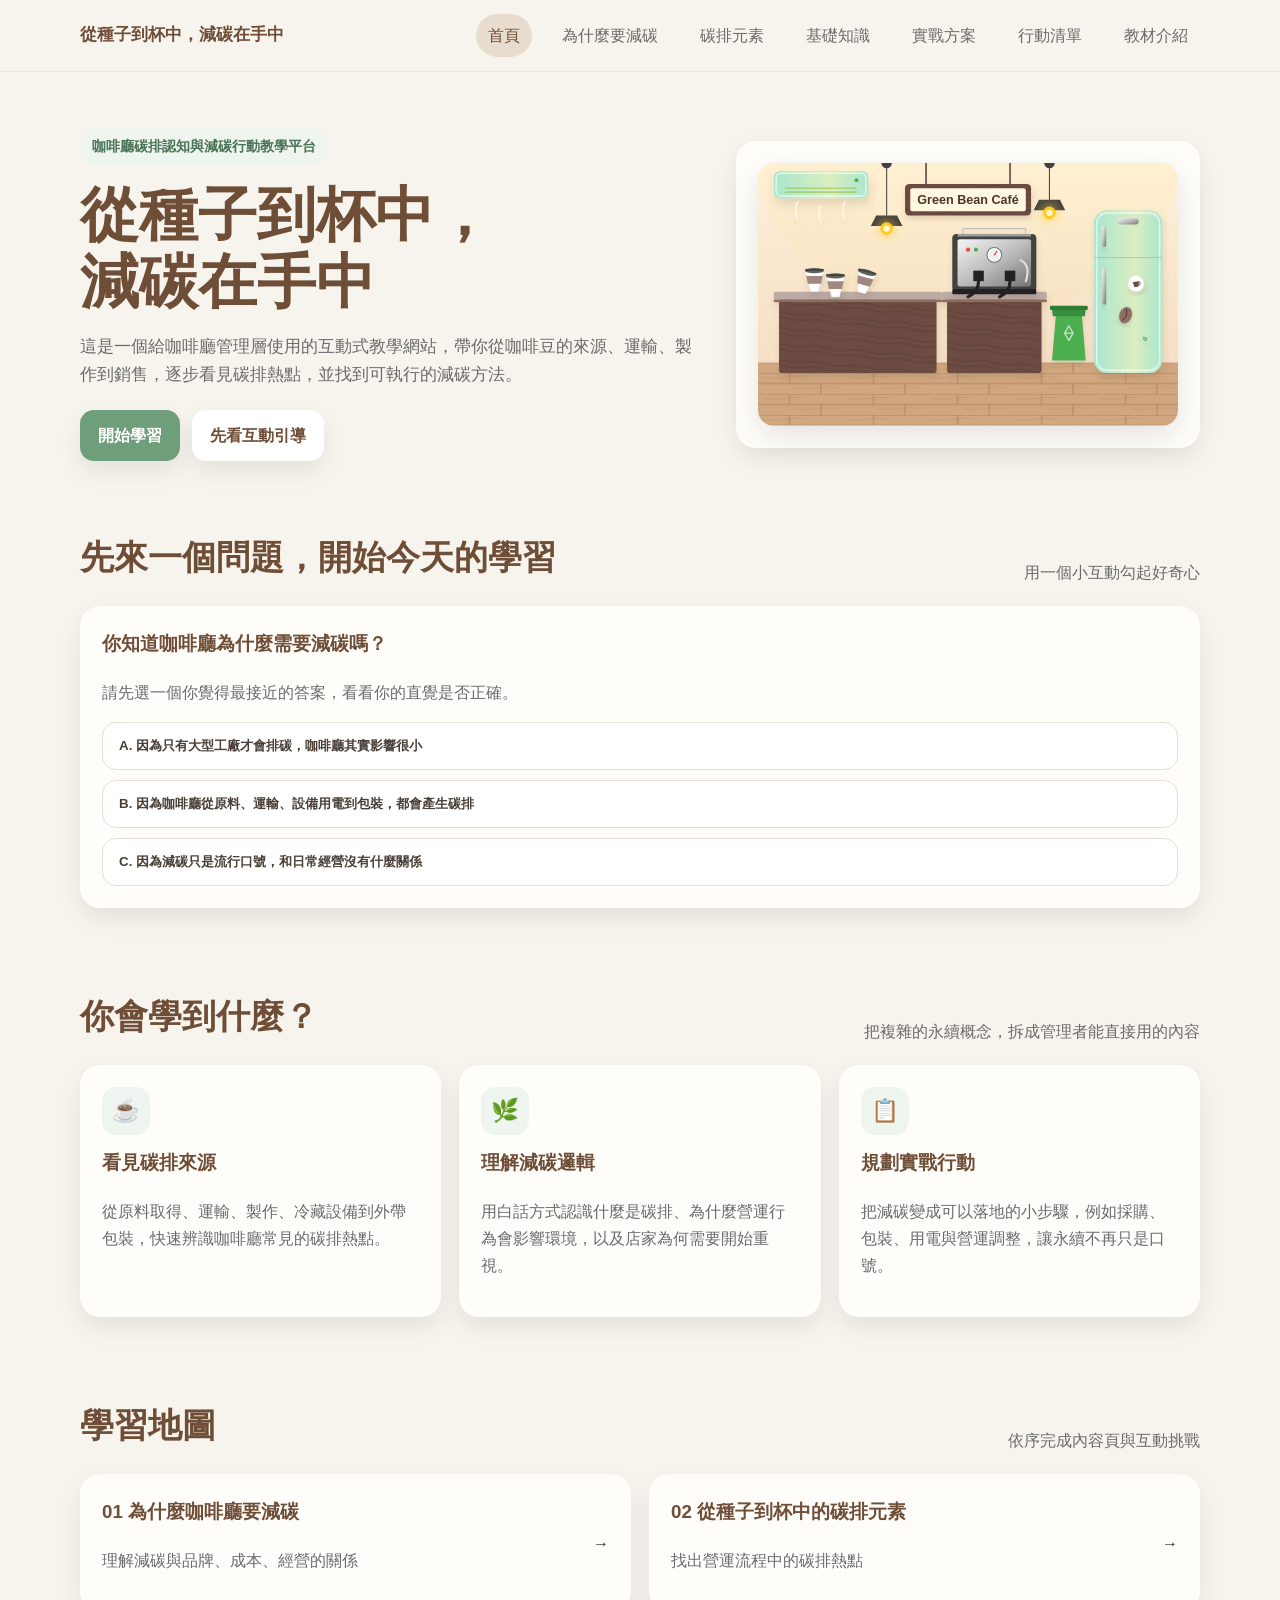
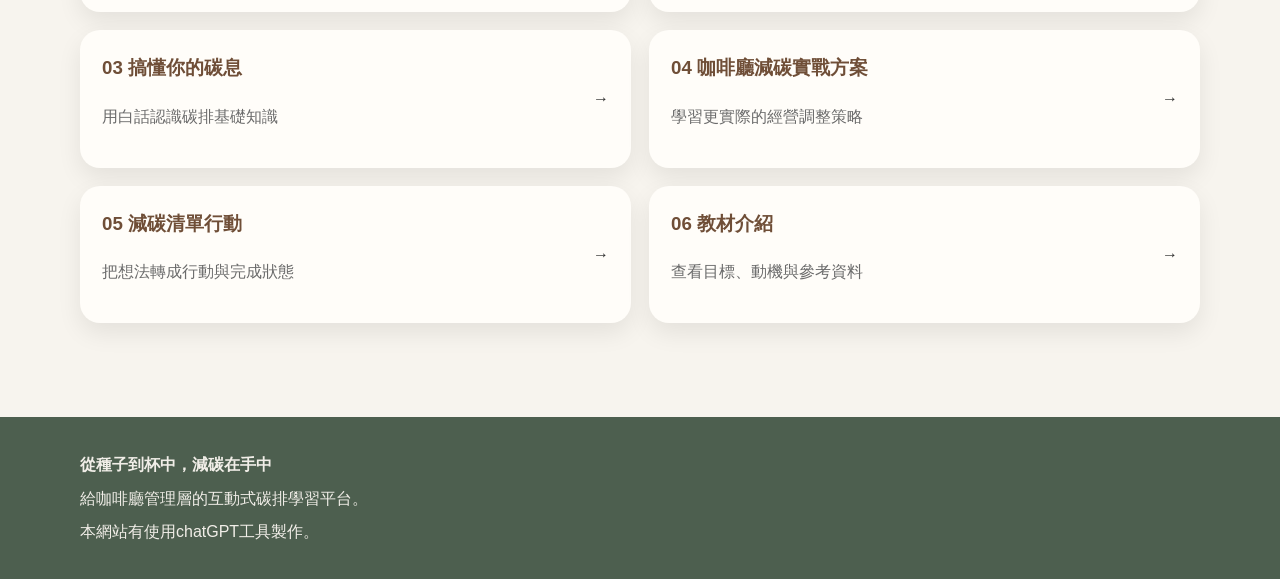
<file: index.html>
<!doctype html>
<html lang="zh-Hant">
<head>
  <meta charset="UTF-8">
  <meta name="viewport" content="width=device-width,initial-scale=1.0">
  <title>從種子到杯中，減碳在手中</title>
  <link rel="stylesheet" href="style.css">
</head>
<body data-page="index">

<header>
  <div class="container navbar">
    <a class="brand" href="index.html">從種子到杯中，減碳在手中</a>
    <button class="menu-btn" onclick="toggleMenu()">☰</button>
    <nav class="nav-links" id="navLinks">
      <a href="index.html">首頁</a>
      <a href="why-carbon.html">為什麼要減碳</a>
      <a href="carbon-elements.html">碳排元素</a>
      <a href="carbon-basics.html">基礎知識</a>
      <a href="action-plan.html">實戰方案</a>
      <a href="checklist.html">行動清單</a>
      <a href="about.html">教材介紹</a>
    </nav>
  </div>
</header>

<main>
  <section class="hero">
    <div class="container hero-grid">
      <div class="reveal">
        <span class="badge">咖啡廳碳排認知與減碳行動教學平台</span>
        <h1>從種子到杯中，<br>減碳在手中</h1>
        <p>這是一個給咖啡廳管理層使用的互動式教學網站，帶你從咖啡豆的來源、運輸、製作到銷售，逐步看見碳排熱點，並找到可執行的減碳方法。</p>
        <div class="hero-actions">
          <a class="btn btn-primary" href="why-carbon.html">開始學習</a>
          <a class="btn btn-secondary" href="#question-start">先看互動引導</a>
        </div>
      </div>
      <div class="hero-card reveal">
        <svg xmlns="http://www.w3.org/2000/svg" viewBox="0 0 800 500" width="100%" height="auto" style="border-radius: 16px; overflow: hidden; background: #fff5e6; display: block; box-shadow: 0 10px 30px rgba(0,0,0,0.1);">
          <defs>
            <!-- 牆面漸層 -->
            <linearGradient id="wallGrad" x1="0" y1="0" x2="0" y2="1">
              <stop offset="0%" stop-color="#fff0d9"/>
              <stop offset="100%" stop-color="#f5dfc6"/>
            </linearGradient>

            <!-- 木質地板紋理 -->
            <pattern id="woodFloor" width="160" height="40" patternUnits="userSpaceOnUse">
              <rect width="160" height="40" fill="#d0a781"/>
              <line x1="0" y1="0" x2="160" y2="0" stroke="#ab7b50" stroke-width="1.5"/>
              <line x1="0" y1="20" x2="160" y2="20" stroke="#ab7b50" stroke-width="1.5"/>
              <line x1="60" y1="0" x2="60" y2="20" stroke="#ab7b50" stroke-width="1.5"/>
              <line x1="120" y1="20" x2="120" y2="40" stroke="#ab7b50" stroke-width="1.5"/>
              <path d="M10,8 Q30,12 50,8 T90,8" fill="none" stroke="#ab7b50" stroke-width="1" opacity="0.5"/>
              <path d="M70,28 Q90,32 110,28 T150,28" fill="none" stroke="#ab7b50" stroke-width="1" opacity="0.5"/>
            </pattern>

            <!-- 實木吧台紋理 -->
            <pattern id="counterWood" width="80" height="30" patternUnits="userSpaceOnUse" patternTransform="rotate(5)">
              <rect width="80" height="30" fill="#6d4c41"/>
              <path d="M0,10 Q20,15 40,10 T80,10" fill="none" stroke="#4e342e" stroke-width="1"/>
              <path d="M0,20 Q20,25 40,20 T80,20" fill="none" stroke="#4e342e" stroke-width="1"/>
            </pattern>

            <!-- 薄荷藍冰箱漸層 -->
            <linearGradient id="fridgeGrad" x1="0" y1="0" x2="1" y2="0">
              <stop offset="0%" stop-color="#a8e6cf"/>
              <stop offset="60%" stop-color="#dcedc1"/>
              <stop offset="100%" stop-color="#a8e6cf"/>
            </linearGradient>

            <!-- 金屬漸層 (咖啡機、冰箱手把) -->
            <linearGradient id="metalGrad" x1="0" y1="0" x2="1" y2="1">
              <stop offset="0%" stop-color="#f5f5f5"/>
              <stop offset="50%" stop-color="#bdbdbd"/>
              <stop offset="100%" stop-color="#757575"/>
            </linearGradient>

            <!-- 溫暖燈光發光濾鏡 -->
            <filter id="glow" x="-50%" y="-50%" width="200%" height="200%">
              <feGaussianBlur stdDeviation="10" result="coloredBlur"/>
              <feMerge>
                <feMergeNode in="coloredBlur"/>
                <feMergeNode in="SourceGraphic"/>
              </feMerge>
            </filter>

            <!-- 柔和陰影濾鏡 -->
            <filter id="shadow" x="-10%" y="-10%" width="130%" height="130%">
              <feDropShadow dx="2" dy="8" stdDeviation="6" flood-color="#5c4033" flood-opacity="0.15"/>
            </filter>
          </defs>

          <!-- 背景牆面 -->
          <rect x="0" y="0" width="800" height="380" fill="url(#wallGrad)"/>

          <!-- 底部木地板 -->
          <rect x="0" y="380" width="800" height="120" fill="url(#woodFloor)"/>

          <!-- 環境氛圍暖光 -->
          <ellipse cx="400" cy="0" rx="400" ry="300" fill="#ffeb3b" opacity="0.05" pointer-events="none"/>

          <!-- 吧台與獨立工作台佈局 (去擁擠化) -->
          <g filter="url(#shadow)">
            <!-- 左側主吧台 -->
            <rect x="40" y="260" width="300" height="140" rx="6" fill="url(#counterWood)"/>
            <rect x="30" y="245" width="320" height="15" rx="4" fill="#bcaaa4"/>
            <rect x="30" y="260" width="320" height="5" fill="#8d6e63"/>
            
            <!-- 右側咖啡機專屬小桌 -->
            <rect x="360" y="260" width="180" height="140" rx="6" fill="url(#counterWood)"/>
            <rect x="350" y="245" width="200" height="15" rx="4" fill="#bcaaa4"/>
            <rect x="350" y="260" width="200" height="5" fill="#8d6e63"/>
          </g>

          <!-- 冷氣機 (新增的碳排知識點) -->
          <g transform="translate(30, 15) scale(1.5)" filter="url(#shadow)">
            <!-- 冰箱同款薄荷綠外殼 -->
            <rect x="0" y="0" width="120" height="35" rx="8" fill="url(#fridgeGrad)"/>
            <!-- 3D 邊緣反光 -->
            <rect x="3" y="3" width="114" height="29" rx="6" fill="none" stroke="#ffffff" stroke-width="2" opacity="0.6"/>
            <!-- 極簡出風口線條 -->
            <line x1="15" y1="22" x2="105" y2="22" stroke="#8bc34a" stroke-width="2" stroke-linecap="round" opacity="0.6"/>
            <line x1="15" y1="27" x2="105" y2="27" stroke="#8bc34a" stroke-width="2" stroke-linecap="round" opacity="0.6"/>
            <!-- 圓形小指示燈 (綠色) -->
            <circle cx="105" cy="12" r="2.5" fill="#4caf50"/>
            <!-- 氣流裝飾 (讓它更生動) -->
            <path d="M 30,40 Q 25,50 30,60" fill="none" stroke="#ffffff" stroke-width="2" stroke-linecap="round" opacity="0.6"/>
            <path d="M 60,45 Q 55,55 60,65" fill="none" stroke="#ffffff" stroke-width="2" stroke-linecap="round" opacity="0.6"/>
            <path d="M 90,40 Q 85,50 90,60" fill="none" stroke="#ffffff" stroke-width="2" stroke-linecap="round" opacity="0.6"/>
          </g>

          <!-- 疊放的紙杯 (原吧台白色橢圓) -->
          <g transform="translate(100, 245)" filter="url(#shadow)">
            <!-- 第一疊 -->
            <path d="M0,0 L-10,-40 L25,-40 L15,0 Z" fill="#ffffff" stroke="#e0e0e0" stroke-width="1"/>
            <!-- 防燙杯套 -->
            <path d="M-5,-15 L-8,-30 L23,-30 L20,-15 Z" fill="#a1887f"/>
            <!-- 杯蓋 -->
            <ellipse cx="7.5" cy="-40" rx="18" ry="5" fill="#616161"/>
            <rect x="-10.5" y="-43" width="36" height="3" rx="1.5" fill="#424242"/>

            <!-- 第二疊 -->
            <g transform="translate(40, 10)">
              <path d="M0,0 L-10,-40 L25,-40 L15,0 Z" fill="#ffffff" stroke="#e0e0e0" stroke-width="1"/>
              <path d="M-5,-15 L-8,-30 L23,-30 L20,-15 Z" fill="#a1887f"/>
              <ellipse cx="7.5" cy="-40" rx="18" ry="5" fill="#616161"/>
              <rect x="-10.5" y="-43" width="36" height="3" rx="1.5" fill="#424242"/>
            </g>
            <!-- 傾斜放置的杯子 -->
            <g transform="translate(90, 0) rotate(15)">
              <path d="M0,0 L-10,-40 L25,-40 L15,0 Z" fill="#ffffff" stroke="#e0e0e0" stroke-width="1"/>
              <path d="M-5,-15 L-8,-30 L23,-30 L20,-15 Z" fill="#a1887f"/>
              <ellipse cx="7.5" cy="-40" rx="18" ry="5" fill="#616161"/>
              <rect x="-10.5" y="-43" width="36" height="3" rx="1.5" fill="#424242"/>
            </g>
          </g>

          <!-- 專業義式咖啡機 -->
          <g transform="translate(370, 135)" filter="url(#shadow)">
            <!-- 機身後座 -->
            <rect x="0" y="0" width="160" height="110" rx="8" fill="#424242"/>
            <!-- 金屬前面板 -->
            <rect x="10" y="10" width="140" height="90" rx="4" fill="url(#metalGrad)"/>
            <!-- 頂部溫杯區 -->
            <rect x="10" y="0" width="140" height="5" fill="#9e9e9e"/>
            <line x1="20" y1="0" x2="20" y2="-10" stroke="#bdbdbd" stroke-width="2"/>
            <line x1="140" y1="0" x2="140" y2="-10" stroke="#bdbdbd" stroke-width="2"/>
            <line x1="20" y1="-10" x2="140" y2="-10" stroke="#bdbdbd" stroke-width="2"/>
            <!-- 沖煮頭 -->
            <rect x="40" y="70" width="20" height="20" fill="#212121"/>
            <rect x="100" y="70" width="20" height="20" fill="#212121"/>
            <!-- 沖煮把手 (Portafilters) -->
            <path d="M50,90 Q50,110 30,120" fill="none" stroke="#212121" stroke-width="6" stroke-linecap="round"/>
            <path d="M110,90 Q110,110 90,120" fill="none" stroke="#212121" stroke-width="6" stroke-linecap="round"/>
            <!-- 蒸氣棒 -->
            <path d="M130,50 Q150,60 140,90" fill="none" stroke="#e0e0e0" stroke-width="4" stroke-linecap="round"/>
            <!-- 玻璃壓力錶 -->
            <circle cx="80" cy="40" r="14" fill="#ffffff" stroke="#757575" stroke-width="2"/>
            <circle cx="80" cy="40" r="10" fill="#eceff1"/>
            <line x1="80" y1="40" x2="85" y2="33" stroke="#d32f2f" stroke-width="2" stroke-linecap="round"/>
            <!-- 控制按鈕 -->
            <circle cx="30" cy="30" r="4" fill="#f44336"/>
            <circle cx="45" cy="30" r="4" fill="#4caf50"/>
            <!-- 接水盤 -->
            <rect x="0" y="105" width="160" height="10" rx="2" fill="#212121"/>
          </g>

          <!-- 復古冰箱 (移至場景最右側) -->
          <g transform="translate(640, 90)" filter="url(#shadow)">
            <!-- 冰箱主體 -->
            <rect x="0" y="0" width="130" height="310" rx="25" fill="url(#fridgeGrad)"/>
            <!-- 3D 邊緣反光 -->
            <rect x="5" y="5" width="120" height="300" rx="20" fill="none" stroke="#ffffff" stroke-width="3" opacity="0.6"/>
            <!-- 上下門分隔線 -->
            <line x1="0" y1="90" x2="130" y2="90" stroke="#8bc34a" stroke-width="2" opacity="0.5"/>
            
            <!-- 金屬手把 -->
            <rect x="15" y="30" width="8" height="40" rx="4" fill="url(#metalGrad)" filter="url(#shadow)"/>
            <rect x="15" y="110" width="8" height="70" rx="4" fill="url(#metalGrad)" filter="url(#shadow)"/>
            
            <!-- 復古標誌金屬牌 -->
            <rect x="45" y="15" width="40" height="12" rx="6" fill="url(#metalGrad)"/>
            
            <!-- 可愛咖啡貼紙 -->
            <g transform="translate(80, 140) rotate(-10)">
              <circle cx="0" cy="0" r="15" fill="#ffffff" filter="url(#shadow)"/>
              <path d="M-6,-4 L6,-4 L4,6 L-4,6 Z" fill="#6d4c41"/>
              <path d="M6,-4 Q10,1 6,4" fill="none" stroke="#4e342e" stroke-width="1.5"/>
            </g>
            <g transform="translate(60, 200) rotate(20)">
              <ellipse cx="0" cy="0" rx="12" ry="16" fill="#8d6e63" filter="url(#shadow)"/>
              <path d="M-3,-12 Q6,0 -3,12" fill="none" stroke="#3e2723" stroke-width="1.5"/>
            </g>
            <g transform="translate(90, 240) rotate(35)">
              <path d="M0,0 Q12,-12 16,0 Q12,12 0,0 Z" fill="#81c784" stroke="#ffffff" stroke-width="1.5" filter="url(#shadow)"/>
            </g>
          </g>

          <!-- 垃圾分類箱 (縮小並移至咖啡機與冰箱之間) -->
          <g transform="translate(560, 280) scale(0.8)" filter="url(#shadow)">
            <!-- 桶身 -->
            <path d="M10,0 L70,0 L80,120 L0,120 Z" fill="#4caf50"/>
            <path d="M0,0 L80,0 L78,15 L2,15 Z" fill="#388e3c"/>
            <!-- 桶蓋 -->
            <rect x="-5" y="-10" width="90" height="10" rx="3" fill="#2e7d32"/>
            
            <!-- 回收標誌 (Recycle Logo) -->
            <g transform="translate(40, 50) scale(0.5)">
              <path d="M0,-25 L20,10 L-20,10 Z" fill="none" stroke="#c8e6c9" stroke-width="6" stroke-linejoin="round"/>
              <path d="M-20,10 L0,45 L20,10" fill="none" stroke="#c8e6c9" stroke-width="6" stroke-linejoin="round"/>
            </g>
          </g>

          <!-- 懸掛式木質小告示牌 (原文字對話框) -->
          <g transform="translate(400, 0)">
            <!-- 懸掛繩索/鐵鍊 -->
            <line x1="-80" y1="0" x2="-80" y2="40" stroke="#5d4037" stroke-width="3"/>
            <line x1="80" y1="0" x2="80" y2="40" stroke="#5d4037" stroke-width="3"/>
            <g filter="url(#shadow)">
              <!-- 木板底座 -->
              <rect x="-120" y="40" width="240" height="60" rx="8" fill="url(#counterWood)"/>
              <!-- 紙質/羊皮紙內襯 -->
              <rect x="-110" y="48" width="220" height="44" rx="4" fill="#fff8e1"/>
              <!-- 手寫風格文字 -->
              <text x="0" y="78" font-family="'Brush Script MT', 'Comic Sans MS', cursive, sans-serif" font-size="24" font-weight="bold" fill="#4e342e" text-anchor="middle">Green Bean Café</text>
            </g>
          </g>

          <!-- 左吊燈 -->
          <g transform="translate(245, 0)">
            <!-- 電線與天花板底座 -->
            <line x1="0" y1="0" x2="0" y2="100" stroke="#424242" stroke-width="2"/>
            <circle cx="0" cy="0" r="10" fill="#424242"/>
            <!-- 燈罩 -->
            <path d="M-20,100 L20,100 L30,120 L-30,120 Z" fill="#424242"/>
            <!-- 溫暖燈泡與光暈 -->
            <circle cx="0" cy="125" r="12" fill="#ffca28" filter="url(#glow)"/>
            <circle cx="0" cy="125" r="6" fill="#fff9c4"/>
          </g>

          <!-- 右吊燈 -->
          <g transform="translate(555, 0)">
            <line x1="0" y1="0" x2="0" y2="70" stroke="#424242" stroke-width="2"/>
            <circle cx="0" cy="0" r="10" fill="#424242"/>
            <path d="M-20,70 L20,70 L30,90 L-30,90 Z" fill="#424242"/>
            <circle cx="0" cy="95" r="12" fill="#ffca28" filter="url(#glow)"/>
            <circle cx="0" cy="95" r="6" fill="#fff9c4"/>
          </g>

        </svg>
      </div>
    </div>
  </section>

  <section class="section" id="question-start">
    <div class="container">
      <div class="section-title reveal">
        <h2>先來一個問題，開始今天的學習</h2>
        <p>用一個小互動勾起好奇心</p>
      </div>
      <div class="card reveal">
        <h3>你知道咖啡廳為什麼需要減碳嗎？</h3>
        <p>請先選一個你覺得最接近的答案，看看你的直覺是否正確。</p>
        <div class="choice-list">
          <button class="choice-btn" onclick="homeQuestion('a')">A. 因為只有大型工廠才會排碳，咖啡廳其實影響很小</button>
          <button class="choice-btn" onclick="homeQuestion('b')">B. 因為咖啡廳從原料、運輸、設備用電到包裝，都會產生碳排</button>
          <button class="choice-btn" onclick="homeQuestion('c')">C. 因為減碳只是流行口號，和日常經營沒有什麼關係</button>
        </div>
        <div id="homeFeedback" class="feedback"></div>
      </div>
    </div>
  </section>

  <section class="section">
    <div class="container">
      <div class="section-title reveal">
        <h2>你會學到什麼？</h2>
        <p>把複雜的永續概念，拆成管理者能直接用的內容</p>
      </div>
      <div class="grid-3">
        <div class="card reveal">
          <div class="icon-bubble">☕</div>
          <h3>看見碳排來源</h3>
          <p>從原料取得、運輸、製作、冷藏設備到外帶包裝，快速辨識咖啡廳常見的碳排熱點。</p>
        </div>
        <div class="card reveal">
          <div class="icon-bubble">🌿</div>
          <h3>理解減碳邏輯</h3>
          <p>用白話方式認識什麼是碳排、為什麼營運行為會影響環境，以及店家為何需要開始重視。</p>
        </div>
        <div class="card reveal">
          <div class="icon-bubble">📋</div>
          <h3>規劃實戰行動</h3>
          <p>把減碳變成可以落地的小步驟，例如採購、包裝、用電與營運調整，讓永續不再只是口號。</p>
        </div>
      </div>
    </div>
  </section>

  <section class="section">
    <div class="container">
      <div class="section-title reveal">
        <h2>學習地圖</h2>
        <p>依序完成內容頁與互動挑戰</p>
      </div>
      <div class="grid-2">
        <a class="card module-link reveal" href="why-carbon.html"><div><h3>01 為什麼咖啡廳要減碳</h3><p>理解減碳與品牌、成本、經營的關係</p></div><span>→</span></a>
        <a class="card module-link reveal" href="carbon-elements.html"><div><h3>02 從種子到杯中的碳排元素</h3><p>找出營運流程中的碳排熱點</p></div><span>→</span></a>
        <a class="card module-link reveal" href="carbon-basics.html"><div><h3>03 搞懂你的碳息</h3><p>用白話認識碳排基礎知識</p></div><span>→</span></a>
        <a class="card module-link reveal" href="action-plan.html"><div><h3>04 咖啡廳減碳實戰方案</h3><p>學習更實際的經營調整策略</p></div><span>→</span></a>
        <a class="card module-link reveal" href="checklist.html"><div><h3>05 減碳清單行動</h3><p>把想法轉成行動與完成狀態</p></div><span>→</span></a>
        <a class="card module-link reveal" href="about.html"><div><h3>06 教材介紹</h3><p>查看目標、動機與參考資料</p></div><span>→</span></a>
      </div>
    </div>
  </section>
</main>

<footer>
  <div class="container">
    <p><strong>從種子到杯中，減碳在手中</strong></p>
    <p>給咖啡廳管理層的互動式碳排學習平台。</p>
    <p>本網站有使用chatGPT工具製作。</p>
  </div>
</footer>
<script src="script.js"></script>

</body>
</html>
</file>
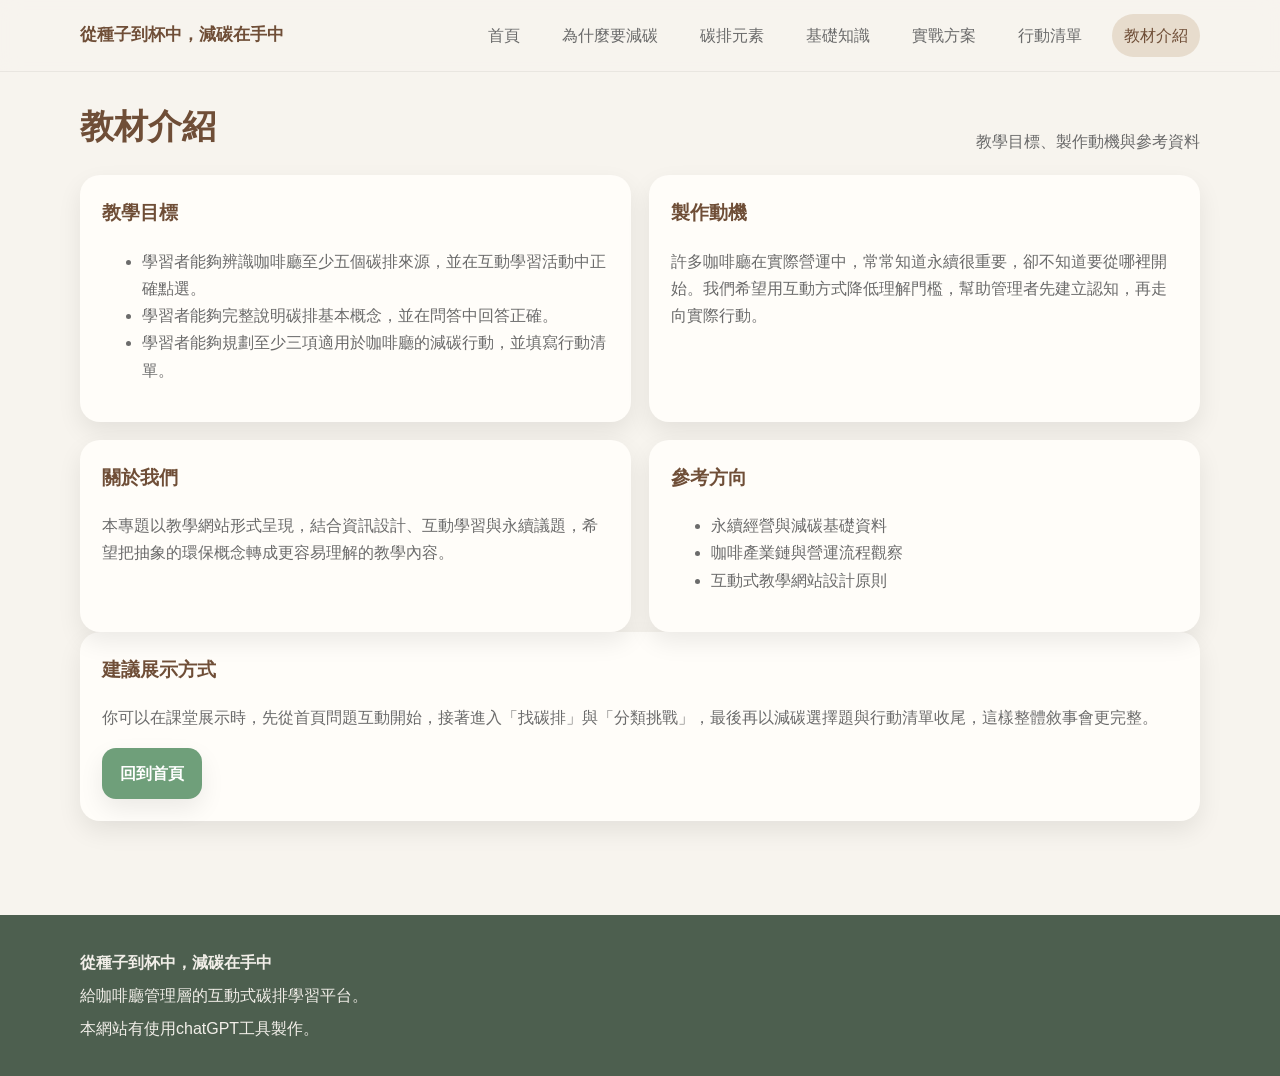
<file: about.html>
<!doctype html>
<html lang="zh-Hant">
<head>
  <meta charset="UTF-8"><meta name="viewport" content="width=device-width,initial-scale=1.0">
  <title>教材介紹</title><link rel="stylesheet" href="style.css">
</head>
<body data-page="about">

<header>
  <div class="container navbar">
    <a class="brand" href="index.html">從種子到杯中，減碳在手中</a>
    <button class="menu-btn" onclick="toggleMenu()">☰</button>
    <nav class="nav-links" id="navLinks">
      <a href="index.html">首頁</a>
      <a href="why-carbon.html">為什麼要減碳</a>
      <a href="carbon-elements.html">碳排元素</a>
      <a href="carbon-basics.html">基礎知識</a>
      <a href="action-plan.html">實戰方案</a>
      <a href="checklist.html">行動清單</a>
      <a href="about.html">教材介紹</a>
    </nav>
  </div>
</header>

<main class="section">
  <div class="container">
    <div class="section-title reveal">
      <h2>教材介紹</h2>
      <p>教學目標、製作動機與參考資料</p>
    </div>
    <div class="grid-2">
      <div class="card reveal">
        <h3>教學目標</h3>
        <ul>
          <li>學習者能夠辨識咖啡廳至少五個碳排來源，並在互動學習活動中正確點選。</li>
          <li>學習者能夠完整說明碳排基本概念，並在問答中回答正確。</li>
          <li>學習者能夠規劃至少三項適用於咖啡廳的減碳行動，並填寫行動清單。</li>
        </ul>
      </div>
      <div class="card reveal">
        <h3>製作動機</h3>
        <p>許多咖啡廳在實際營運中，常常知道永續很重要，卻不知道要從哪裡開始。我們希望用互動方式降低理解門檻，幫助管理者先建立認知，再走向實際行動。</p>
      </div>
      <div class="card reveal">
        <h3>關於我們</h3>
        <p>本專題以教學網站形式呈現，結合資訊設計、互動學習與永續議題，希望把抽象的環保概念轉成更容易理解的教學內容。</p>
      </div>
      <div class="card reveal">
        <h3>參考方向</h3>
        <ul>
          <li>永續經營與減碳基礎資料</li>
          <li>咖啡產業鏈與營運流程觀察</li>
          <li>互動式教學網站設計原則</li>
        </ul>
      </div>
    </div>
    <div class="card reveal">
      <h3>建議展示方式</h3>
      <p>你可以在課堂展示時，先從首頁問題互動開始，接著進入「找碳排」與「分類挑戰」，最後再以減碳選擇題與行動清單收尾，這樣整體敘事會更完整。</p>
      <a class="btn btn-primary" href="index.html">回到首頁</a>
    </div>
  </div>
</main>

<footer>
  <div class="container">
    <p><strong>從種子到杯中，減碳在手中</strong></p>
    <p>給咖啡廳管理層的互動式碳排學習平台。</p>
    <p>本網站有使用chatGPT工具製作。</p>
  </div>
</footer>
<script src="script.js"></script>

</body>
</html>
</file>
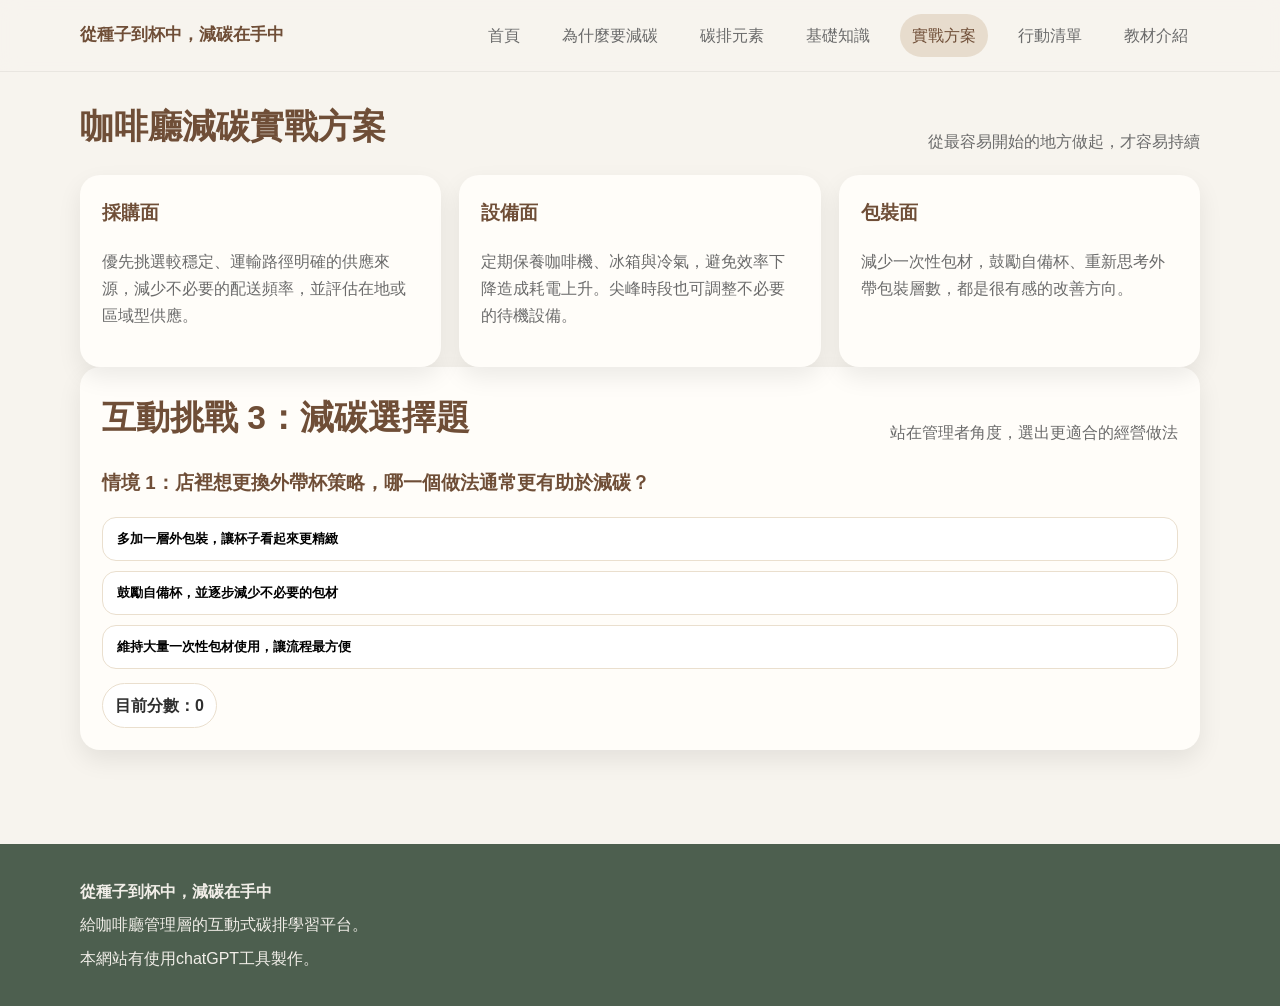
<file: action-plan.html>
<!doctype html>
<html lang="zh-Hant">
<head>
  <meta charset="UTF-8"><meta name="viewport" content="width=device-width,initial-scale=1.0">
  <title>減碳實戰方案</title><link rel="stylesheet" href="style.css">
</head>
<body data-page="action-plan">

<header>
  <div class="container navbar">
    <a class="brand" href="index.html">從種子到杯中，減碳在手中</a>
    <button class="menu-btn" onclick="toggleMenu()">☰</button>
    <nav class="nav-links" id="navLinks">
      <a href="index.html">首頁</a>
      <a href="why-carbon.html">為什麼要減碳</a>
      <a href="carbon-elements.html">碳排元素</a>
      <a href="carbon-basics.html">基礎知識</a>
      <a href="action-plan.html">實戰方案</a>
      <a href="checklist.html">行動清單</a>
      <a href="about.html">教材介紹</a>
    </nav>
  </div>
</header>

<main class="section">
  <div class="container">
    <div class="section-title reveal">
      <h2>咖啡廳減碳實戰方案</h2>
      <p>從最容易開始的地方做起，才容易持續</p>
    </div>
    <div class="grid-3">
      <div class="card reveal"><h3>採購面</h3><p>優先挑選較穩定、運輸路徑明確的供應來源，減少不必要的配送頻率，並評估在地或區域型供應。</p></div>
      <div class="card reveal"><h3>設備面</h3><p>定期保養咖啡機、冰箱與冷氣，避免效率下降造成耗電上升。尖峰時段也可調整不必要的待機設備。</p></div>
      <div class="card reveal"><h3>包裝面</h3><p>減少一次性包材，鼓勵自備杯、重新思考外帶包裝層數，都是很有感的改善方向。</p></div>
    </div>

    <div class="card reveal">
      <div class="section-title">
        <h2>互動挑戰 3：減碳選擇題</h2>
        <p>站在管理者角度，選出更適合的經營做法</p>
      </div>
      <div id="quizBox">
        <div id="quizQuestion"></div>
        <div id="quizOptions"></div>
        <div id="quizFeedback" class="feedback"></div>
        <div style="margin-top:14px">
          <span class="score-chip">目前分數：<span id="quizScore">0</span></span>
        </div>
      </div>
      <!-- 結算總結區塊 (初始隱藏) -->
      <div id="quizSummaryCard" style="display: none; margin-top: 16px;">
        <h3>📊 實戰方案測驗總結</h3>
        <div id="quizSummaryContent"></div>
        <button class="btn btn-secondary" onclick="initQuiz(true)" style="margin-top: 24px;">重新挑戰</button>
      </div>
    </div>

      <div class="hero-actions" id="nextLevelAction" style="display: none;">
      <a class="btn btn-primary" href="checklist.html">下一頁：行動清單</a>
    </div>
  </div>
</main>

<footer>
  <div class="container">
    <p><strong>從種子到杯中，減碳在手中</strong></p>
    <p>給咖啡廳管理層的互動式碳排學習平台。</p>
    <p>本網站有使用chatGPT工具製作。</p>
  </div>
</footer>
<script src="script.js"></script>

</body>
</html>
</file>
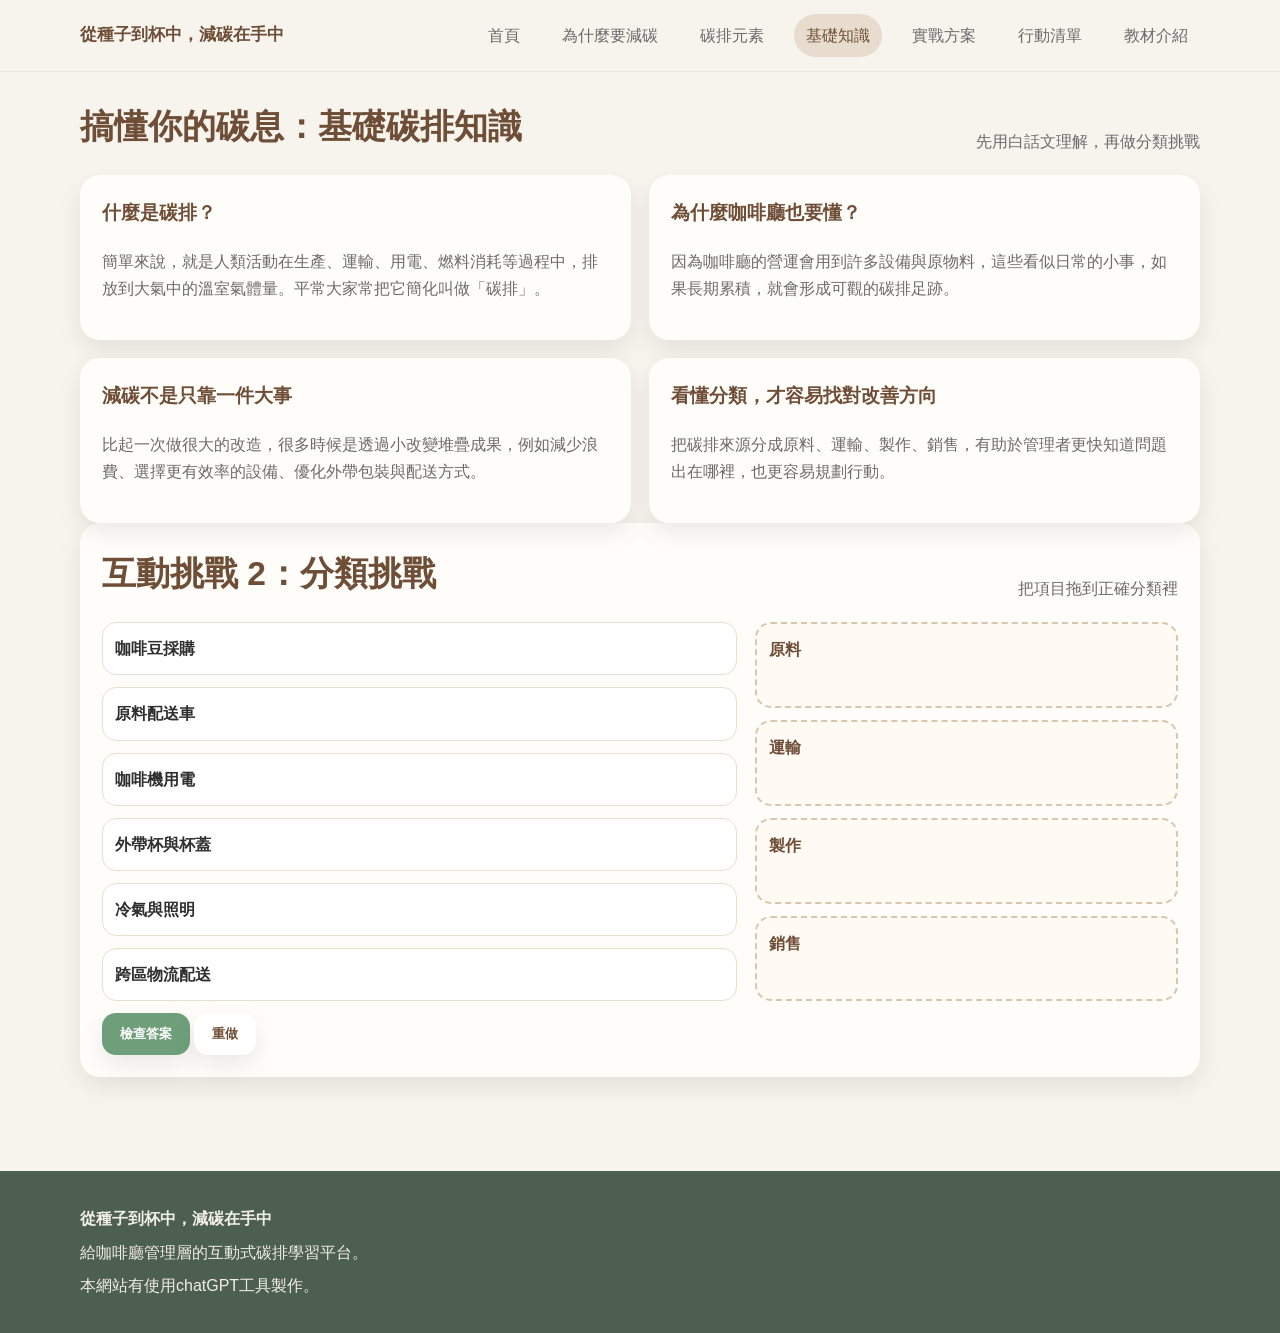
<file: carbon-basics.html>
<!doctype html>
<html lang="zh-Hant">
<head>
  <meta charset="UTF-8"><meta name="viewport" content="width=device-width,initial-scale=1.0">
  <title>基礎碳排知識</title><link rel="stylesheet" href="style.css">
</head>
<body data-page="carbon-basics">

<header>
  <div class="container navbar">
    <a class="brand" href="index.html">從種子到杯中，減碳在手中</a>
    <button class="menu-btn" onclick="toggleMenu()">☰</button>
    <nav class="nav-links" id="navLinks">
      <a href="index.html">首頁</a>
      <a href="why-carbon.html">為什麼要減碳</a>
      <a href="carbon-elements.html">碳排元素</a>
      <a href="carbon-basics.html">基礎知識</a>
      <a href="action-plan.html">實戰方案</a>
      <a href="checklist.html">行動清單</a>
      <a href="about.html">教材介紹</a>
    </nav>
  </div>
</header>

<main class="section">
  <div class="container">
    <div class="section-title reveal">
      <h2>搞懂你的碳息：基礎碳排知識</h2>
      <p>先用白話文理解，再做分類挑戰</p>
    </div>
    <div class="grid-2">
      <div class="card reveal">
        <h3>什麼是碳排？</h3>
        <p>簡單來說，就是人類活動在生產、運輸、用電、燃料消耗等過程中，排放到大氣中的溫室氣體量。平常大家常把它簡化叫做「碳排」。</p>
      </div>
      <div class="card reveal">
        <h3>為什麼咖啡廳也要懂？</h3>
        <p>因為咖啡廳的營運會用到許多設備與原物料，這些看似日常的小事，如果長期累積，就會形成可觀的碳排足跡。</p>
      </div>
      <div class="card reveal">
        <h3>減碳不是只靠一件大事</h3>
        <p>比起一次做很大的改造，很多時候是透過小改變堆疊成果，例如減少浪費、選擇更有效率的設備、優化外帶包裝與配送方式。</p>
      </div>
      <div class="card reveal">
        <h3>看懂分類，才容易找對改善方向</h3>
        <p>把碳排來源分成原料、運輸、製作、銷售，有助於管理者更快知道問題出在哪裡，也更容易規劃行動。</p>
      </div>
    </div>

    <div class="card reveal">
      <div class="section-title">
        <h2>互動挑戰 2：分類挑戰</h2>
        <p>把項目拖到正確分類裡</p>
      </div>
      <div class="game-panel">
        <div>
          <div class="draggable-list">
            <div class="draggable" draggable="true" data-type="原料">咖啡豆採購</div>
            <div class="draggable" draggable="true" data-type="運輸">原料配送車</div>
            <div class="draggable" draggable="true" data-type="製作">咖啡機用電</div>
            <div class="draggable" draggable="true" data-type="銷售">外帶杯與杯蓋</div>
            <div class="draggable" draggable="true" data-type="製作">冷氣與照明</div>
            <div class="draggable" draggable="true" data-type="運輸">跨區物流配送</div>
          </div>
        </div>
        <div class="dropzones">
          <div class="dropzone" data-zone="原料"><h4>原料</h4></div>
          <div class="dropzone" data-zone="運輸"><h4>運輸</h4></div>
          <div class="dropzone" data-zone="製作"><h4>製作</h4></div>
          <div class="dropzone" data-zone="銷售"><h4>銷售</h4></div>
        </div>
      </div>
      <div style="height:12px"></div>
      <button class="btn btn-primary" onclick="checkClassification()">檢查答案</button>
      <button class="btn btn-secondary" onclick="resetClassification()">重做</button>
      <div id="classificationFeedback" class="feedback"></div>
    </div>

      <div class="hero-actions" id="nextLevelAction" style="display: none;">
      <a class="btn btn-primary" href="action-plan.html">下一頁：實戰方案</a>
    </div>
  </div>
</main>

<footer>
  <div class="container">
    <p><strong>從種子到杯中，減碳在手中</strong></p>
    <p>給咖啡廳管理層的互動式碳排學習平台。</p>
    <p>本網站有使用chatGPT工具製作。</p>
  </div>
</footer>
<script src="script.js"></script>

</body>
</html>
</file>
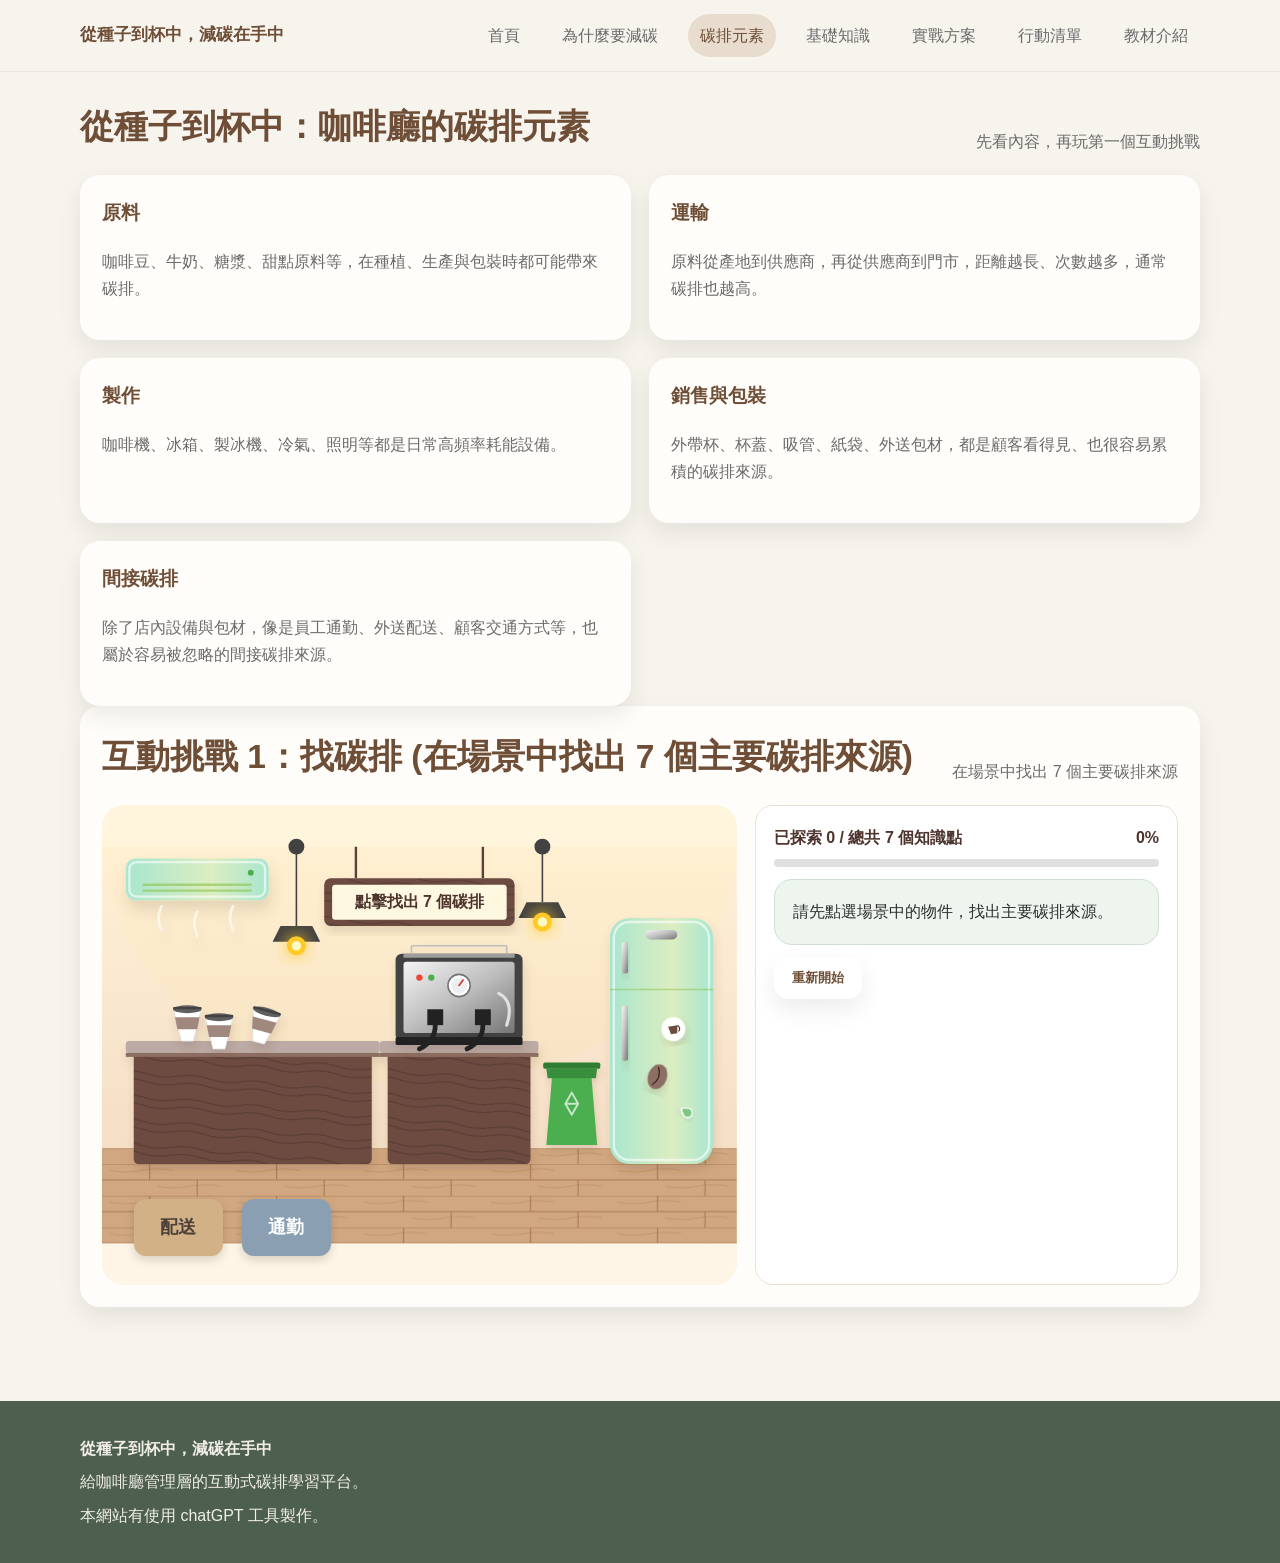
<file: carbon-elements.html>
<!doctype html>
<html lang="zh-Hant">
<head>
  <meta charset="UTF-8"><meta name="viewport" content="width=device-width,initial-scale=1.0">
  <title>碳排元素</title><link rel="stylesheet" href="style.css">
</head>
<body data-page="carbon-elements">

<header>
  <div class="container navbar">
    <a class="brand" href="index.html">從種子到杯中，減碳在手中</a>
    <button class="menu-btn" onclick="toggleMenu()">☰</button>
    <nav class="nav-links" id="navLinks">
      <a href="index.html">首頁</a>
      <a href="why-carbon.html">為什麼要減碳</a>
      <a href="carbon-elements.html">碳排元素</a>
      <a href="carbon-basics.html">基礎知識</a>
      <a href="action-plan.html">實戰方案</a>
      <a href="checklist.html">行動清單</a>
      <a href="about.html">教材介紹</a>
    </nav>
  </div>
</header>

<main class="section">
  <div class="container">
    <div class="section-title reveal">
      <h2>從種子到杯中：咖啡廳的碳排元素</h2>
      <p>先看內容，再玩第一個互動挑戰</p>
    </div>

    <div class="grid-2">
      <div class="card reveal">
        <h3>原料</h3>
        <p>咖啡豆、牛奶、糖漿、甜點原料等，在種植、生產與包裝時都可能帶來碳排。</p>
      </div>
      <div class="card reveal">
        <h3>運輸</h3>
        <p>原料從產地到供應商，再從供應商到門市，距離越長、次數越多，通常碳排也越高。</p>
      </div>
      <div class="card reveal">
        <h3>製作</h3>
        <p>咖啡機、冰箱、製冰機、冷氣、照明等都是日常高頻率耗能設備。</p>
      </div>
      <div class="card reveal">
        <h3>銷售與包裝</h3>
        <p>外帶杯、杯蓋、吸管、紙袋、外送包材，都是顧客看得見、也很容易累積的碳排來源。</p>
      </div>
      <div class="card reveal">
        <h3>間接碳排</h3>
        <p>除了店內設備與包材，像是員工通勤、外送配送、顧客交通方式等，也屬於容易被忽略的間接碳排來源。</p>
      </div>
    </div>

    <div class="card reveal">
      <div class="section-title">
        <h2>互動挑戰 1：找碳排 (在場景中找出 7 個主要碳排來源)</h2>
        <p>在場景中找出 7 個主要碳排來源</p>
      </div>

      <div class="game-panel">
        <div class="scene-game" id="sceneGame" style="position: relative; background: none; border: none; padding: 0;">
          <!-- 替換為與首頁相同的精緻 SVG 向量場景 -->
          <svg xmlns="http://www.w3.org/2000/svg" viewBox="0 0 800 500" width="100%" height="auto" style="border-radius: 16px; overflow: hidden; background: #fff5e6; display: block; box-shadow: 0 10px 30px rgba(0,0,0,0.1);">
            <defs>
              <linearGradient id="wallGradGame" x1="0" y1="0" x2="0" y2="1">
                <stop offset="0%" stop-color="#fff0d9"/>
                <stop offset="100%" stop-color="#f5dfc6"/>
              </linearGradient>
              <pattern id="woodFloorGame" width="160" height="40" patternUnits="userSpaceOnUse">
                <rect width="160" height="40" fill="#d0a781"/>
                <line x1="0" y1="0" x2="160" y2="0" stroke="#ab7b50" stroke-width="1.5"/>
                <line x1="0" y1="20" x2="160" y2="20" stroke="#ab7b50" stroke-width="1.5"/>
                <line x1="60" y1="0" x2="60" y2="20" stroke="#ab7b50" stroke-width="1.5"/>
                <line x1="120" y1="20" x2="120" y2="40" stroke="#ab7b50" stroke-width="1.5"/>
                <path d="M10,8 Q30,12 50,8 T90,8" fill="none" stroke="#ab7b50" stroke-width="1" opacity="0.5"/>
                <path d="M70,28 Q90,32 110,28 T150,28" fill="none" stroke="#ab7b50" stroke-width="1" opacity="0.5"/>
              </pattern>
              <pattern id="counterWoodGame" width="80" height="30" patternUnits="userSpaceOnUse" patternTransform="rotate(5)">
                <rect width="80" height="30" fill="#6d4c41"/>
                <path d="M0,10 Q20,15 40,10 T80,10" fill="none" stroke="#4e342e" stroke-width="1"/>
                <path d="M0,20 Q20,25 40,20 T80,20" fill="none" stroke="#4e342e" stroke-width="1"/>
              </pattern>
              <linearGradient id="fridgeGradGame" x1="0" y1="0" x2="1" y2="0">
                <stop offset="0%" stop-color="#a8e6cf"/>
                <stop offset="60%" stop-color="#dcedc1"/>
                <stop offset="100%" stop-color="#a8e6cf"/>
              </linearGradient>
              <linearGradient id="metalGradGame" x1="0" y1="0" x2="1" y2="1">
                <stop offset="0%" stop-color="#f5f5f5"/>
                <stop offset="50%" stop-color="#bdbdbd"/>
                <stop offset="100%" stop-color="#757575"/>
              </linearGradient>
              <filter id="glowGame" x="-50%" y="-50%" width="200%" height="200%">
                <feGaussianBlur stdDeviation="10" result="coloredBlur"/>
                <feMerge>
                  <feMergeNode in="coloredBlur"/>
                  <feMergeNode in="SourceGraphic"/>
                </feMerge>
              </filter>
              <filter id="shadowGame" x="-10%" y="-10%" width="130%" height="130%">
                <feDropShadow dx="2" dy="8" stdDeviation="6" flood-color="#5c4033" flood-opacity="0.15"/>
              </filter>
            </defs>

            <rect x="0" y="0" width="800" height="380" fill="url(#wallGradGame)"/>
            <rect x="0" y="380" width="800" height="120" fill="url(#woodFloorGame)"/>
            <ellipse cx="400" cy="0" rx="400" ry="300" fill="#ffeb3b" opacity="0.05" pointer-events="none"/>

            <!-- 吧台與獨立工作台佈局 (去擁擠化) -->
            <g filter="url(#shadowGame)">
              <!-- 左側主吧台 -->
              <rect x="40" y="260" width="300" height="140" rx="6" fill="url(#counterWoodGame)"/>
              <rect x="30" y="245" width="320" height="15" rx="4" fill="#bcaaa4"/>
              <rect x="30" y="260" width="320" height="5" fill="#8d6e63"/>
              
              <!-- 右側咖啡機專屬小桌 -->
              <rect x="360" y="260" width="180" height="140" rx="6" fill="url(#counterWoodGame)"/>
              <rect x="350" y="245" width="200" height="15" rx="4" fill="#bcaaa4"/>
              <rect x="350" y="260" width="200" height="5" fill="#8d6e63"/>
            </g>

            <!-- 冷氣機 (新增的碳排知識點) -->
            <!-- BUG 修復：移至天花板最左側避開招牌，放大 1.5 倍符合真實電器比例 -->
            <g transform="translate(30, 15) scale(1.5)" filter="url(#shadowGame)">
              <!-- 冰箱同款薄荷綠外殼 -->
              <rect x="0" y="0" width="120" height="35" rx="8" fill="url(#fridgeGradGame)"/>
              <!-- 3D 邊緣反光 -->
              <rect x="3" y="3" width="114" height="29" rx="6" fill="none" stroke="#ffffff" stroke-width="2" opacity="0.6"/>
              <!-- 極簡出風口線條 -->
              <line x1="15" y1="22" x2="105" y2="22" stroke="#8bc34a" stroke-width="2" stroke-linecap="round" opacity="0.6"/>
              <line x1="15" y1="27" x2="105" y2="27" stroke="#8bc34a" stroke-width="2" stroke-linecap="round" opacity="0.6"/>
              <!-- 圓形小指示燈 (綠色) -->
              <circle cx="105" cy="12" r="2.5" fill="#4caf50"/>
              <!-- 氣流裝飾 -->
              <path d="M 30,40 Q 25,50 30,60" fill="none" stroke="#ffffff" stroke-width="2" stroke-linecap="round" opacity="0.6"/>
              <path d="M 60,45 Q 55,55 60,65" fill="none" stroke="#ffffff" stroke-width="2" stroke-linecap="round" opacity="0.6"/>
              <path d="M 90,40 Q 85,50 90,60" fill="none" stroke="#ffffff" stroke-width="2" stroke-linecap="round" opacity="0.6"/>
            </g>

            <g transform="translate(100, 245)" filter="url(#shadowGame)">
              <path d="M0,0 L-10,-40 L25,-40 L15,0 Z" fill="#ffffff" stroke="#e0e0e0" stroke-width="1"/>
              <path d="M-5,-15 L-8,-30 L23,-30 L20,-15 Z" fill="#a1887f"/>
              <ellipse cx="7.5" cy="-40" rx="18" ry="5" fill="#616161"/>
              <rect x="-10.5" y="-43" width="36" height="3" rx="1.5" fill="#424242"/>
              <g transform="translate(40, 10)">
                <path d="M0,0 L-10,-40 L25,-40 L15,0 Z" fill="#ffffff" stroke="#e0e0e0" stroke-width="1"/>
                <path d="M-5,-15 L-8,-30 L23,-30 L20,-15 Z" fill="#a1887f"/>
                <ellipse cx="7.5" cy="-40" rx="18" ry="5" fill="#616161"/>
                <rect x="-10.5" y="-43" width="36" height="3" rx="1.5" fill="#424242"/>
              </g>
              <g transform="translate(90, 0) rotate(15)">
                <path d="M0,0 L-10,-40 L25,-40 L15,0 Z" fill="#ffffff" stroke="#e0e0e0" stroke-width="1"/>
                <path d="M-5,-15 L-8,-30 L23,-30 L20,-15 Z" fill="#a1887f"/>
                <ellipse cx="7.5" cy="-40" rx="18" ry="5" fill="#616161"/>
                <rect x="-10.5" y="-43" width="36" height="3" rx="1.5" fill="#424242"/>
              </g>
            </g>

            <!-- 專業義式咖啡機 -->
            <g transform="translate(370, 135)" filter="url(#shadowGame)">
              <rect x="0" y="0" width="160" height="110" rx="8" fill="#424242"/>
              <rect x="10" y="10" width="140" height="90" rx="4" fill="url(#metalGradGame)"/>
              <rect x="10" y="0" width="140" height="5" fill="#9e9e9e"/>
              <line x1="20" y1="0" x2="20" y2="-10" stroke="#bdbdbd" stroke-width="2"/>
              <line x1="140" y1="0" x2="140" y2="-10" stroke="#bdbdbd" stroke-width="2"/>
              <line x1="20" y1="-10" x2="140" y2="-10" stroke="#bdbdbd" stroke-width="2"/>
              <rect x="40" y="70" width="20" height="20" fill="#212121"/>
              <rect x="100" y="70" width="20" height="20" fill="#212121"/>
              <path d="M50,90 Q50,110 30,120" fill="none" stroke="#212121" stroke-width="6" stroke-linecap="round"/>
              <path d="M110,90 Q110,110 90,120" fill="none" stroke="#212121" stroke-width="6" stroke-linecap="round"/>
              <path d="M130,50 Q150,60 140,90" fill="none" stroke="#e0e0e0" stroke-width="4" stroke-linecap="round"/>
              <circle cx="80" cy="40" r="14" fill="#ffffff" stroke="#757575" stroke-width="2"/>
              <circle cx="80" cy="40" r="10" fill="#eceff1"/>
              <line x1="80" y1="40" x2="85" y2="33" stroke="#d32f2f" stroke-width="2" stroke-linecap="round"/>
              <circle cx="30" cy="30" r="4" fill="#f44336"/>
              <circle cx="45" cy="30" r="4" fill="#4caf50"/>
              <rect x="0" y="105" width="160" height="10" rx="2" fill="#212121"/>
            </g>

            <!-- 復古冰箱 (移至場景最右側) -->
            <g transform="translate(640, 90)" filter="url(#shadowGame)">
              <rect x="0" y="0" width="130" height="310" rx="25" fill="url(#fridgeGradGame)"/>
              <rect x="5" y="5" width="120" height="300" rx="20" fill="none" stroke="#ffffff" stroke-width="3" opacity="0.6"/>
              <line x1="0" y1="90" x2="130" y2="90" stroke="#8bc34a" stroke-width="2" opacity="0.5"/>
              <rect x="15" y="30" width="8" height="40" rx="4" fill="url(#metalGradGame)" filter="url(#shadowGame)"/>
              <rect x="15" y="110" width="8" height="70" rx="4" fill="url(#metalGradGame)" filter="url(#shadowGame)"/>
              <rect x="45" y="15" width="40" height="12" rx="6" fill="url(#metalGradGame)"/>
              <g transform="translate(80, 140) rotate(-10)">
                <circle cx="0" cy="0" r="15" fill="#ffffff" filter="url(#shadowGame)"/>
                <path d="M-6,-4 L6,-4 L4,6 L-4,6 Z" fill="#6d4c41"/>
                <path d="M6,-4 Q10,1 6,4" fill="none" stroke="#4e342e" stroke-width="1.5"/>
              </g>
              <g transform="translate(60, 200) rotate(20)">
                <ellipse cx="0" cy="0" rx="12" ry="16" fill="#8d6e63" filter="url(#shadowGame)"/>
                <path d="M-3,-12 Q6,0 -3,12" fill="none" stroke="#3e2723" stroke-width="1.5"/>
              </g>
              <g transform="translate(90, 240) rotate(35)">
                <path d="M0,0 Q12,-12 16,0 Q12,12 0,0 Z" fill="#81c784" stroke="#ffffff" stroke-width="1.5" filter="url(#shadowGame)"/>
              </g>
            </g>

            <!-- 垃圾分類箱 (縮小並移至咖啡機與冰箱之間) -->
            <g transform="translate(560, 280) scale(0.8)" filter="url(#shadowGame)">
              <path d="M10,0 L70,0 L80,120 L0,120 Z" fill="#4caf50"/>
              <path d="M0,0 L80,0 L78,15 L2,15 Z" fill="#388e3c"/>
              <rect x="-5" y="-10" width="90" height="10" rx="3" fill="#2e7d32"/>
              <g transform="translate(40, 50) scale(0.5)">
                <path d="M0,-25 L20,10 L-20,10 Z" fill="none" stroke="#c8e6c9" stroke-width="6" stroke-linejoin="round"/>
                <path d="M-20,10 L0,45 L20,10" fill="none" stroke="#c8e6c9" stroke-width="6" stroke-linejoin="round"/>
              </g>
            </g>

            <g transform="translate(400, 0)">
              <line x1="-80" y1="0" x2="-80" y2="40" stroke="#5d4037" stroke-width="3"/>
              <line x1="80" y1="0" x2="80" y2="40" stroke="#5d4037" stroke-width="3"/>
              <g filter="url(#shadowGame)">
                <rect x="-120" y="40" width="240" height="60" rx="8" fill="url(#counterWoodGame)"/>
                <rect x="-110" y="48" width="220" height="44" rx="4" fill="#fff8e1"/>
                <!-- 特製互動指引文字 -->
                <text x="0" y="76" font-family="sans-serif" font-size="20" font-weight="bold" fill="#4e342e" text-anchor="middle">點擊找出 7 個碳排</text>
              </g>
            </g>

            <!-- 左吊燈 (移至招牌左側) -->
            <g transform="translate(245, 0)">
              <line x1="0" y1="0" x2="0" y2="100" stroke="#424242" stroke-width="2"/>
              <circle cx="0" cy="0" r="10" fill="#424242"/>
              <path d="M-20,100 L20,100 L30,120 L-30,120 Z" fill="#424242"/>
              <circle cx="0" cy="125" r="12" fill="#ffca28" filter="url(#glowGame)"/>
              <circle cx="0" cy="125" r="6" fill="#fff9c4"/>
            </g>

            <!-- 右吊燈 (移至招牌右側) -->
            <g transform="translate(555, 0)">
              <line x1="0" y1="0" x2="0" y2="70" stroke="#424242" stroke-width="2"/>
              <circle cx="0" cy="0" r="10" fill="#424242"/>
              <path d="M-20,70 L20,70 L30,90 L-30,90 Z" fill="#424242"/>
              <circle cx="0" cy="95" r="12" fill="#ffca28" filter="url(#glowGame)"/>
              <circle cx="0" cy="95" r="6" fill="#fff9c4"/>
            </g>
          </svg>

          <!-- 互動點擊區塊 (精準覆蓋在 SVG 上的隱形 hitbox 與實體按鈕，保留 JS 互動功能) -->
          <div class="game-item" data-id="machine" style="position: absolute; left: 46.25%; top: 27%; width: 20%; height: 22%; border-radius: 12px; z-index: 10; cursor: pointer;"></div>
          <!-- BUG 修復：將 y 軸向下調整至 19.5%，扣除陰影偏移，完美對齊冰箱圖示 -->
          <div class="game-item" data-id="fridge" style="position: absolute; left: 80%; top: 19.5%; width: 16.25%; height: 60.5%; border-radius: 20px; z-index: 10; cursor: pointer;"></div>
          <div class="game-item" data-id="cups" style="position: absolute; left: 11%; top: 40%; width: 14%; height: 10%; border-radius: 8px; z-index: 10; cursor: pointer;"></div>
          <div class="game-item" data-id="light" style="position: absolute; left: 28%; top: 18%; width: 5%; height: 10%; border-radius: 50%; z-index: 10; cursor: pointer;"></div>
          <div class="game-item" data-id="light" style="position: absolute; left: 66.8%; top: 12%; width: 5%; height: 10%; border-radius: 50%; z-index: 10; cursor: pointer;"></div>
          <!-- 視覺反饋 BUG 修復：重新計算高亮框尺寸，使其完美包圍 1.5 倍冷氣機與下方氣流，並預留呼吸邊距 -->
          <div class="game-item" data-id="ac" style="position: absolute; left: 3.5%; top: 10%; width: 23.5%; height: 13%; border-radius: 14px; z-index: 10; cursor: pointer;"></div>
          
          <!-- 保留給間接碳排的兩個具象化小方塊 -->
          <div class="game-item" data-id="delivery" style="position: absolute; left: 5%; bottom: 6%; width: 14%; height: 12%; background: #d2b187; border-radius: 12px; display: grid; place-items: center; color: #4a4039; font-weight: 700; z-index: 10; box-shadow: 0 4px 10px rgba(0,0,0,0.15); font-size: 1.1rem; cursor: pointer;">配送</div>
          <div class="game-item" data-id="commute" style="position: absolute; left: 22%; bottom: 6%; width: 14%; height: 12%; background: #8aa0b2; border-radius: 12px; color: white; display: grid; place-items: center; font-weight: 700; z-index: 10; box-shadow: 0 4px 10px rgba(0,0,0,0.15); font-size: 1.1rem; cursor: pointer;">通勤</div>
        </div>

        <div class="info-box" id="findInfoBox">
          <!-- 2. 進度條顯示邏輯：具體的進度文字與視覺增長條 -->
          <div style="display: flex; justify-content: space-between; font-weight: bold; margin-bottom: 8px; color: #4e342e;">
            <span>已探索 <span id="foundCount">0</span> / 總共 7 個知識點</span>
            <span id="findProgressText">0%</span>
          </div>
          <div style="width: 100%; height: 8px; background-color: #e0e0e0; border-radius: 4px; overflow: hidden; margin-bottom: 12px;">
            <div id="findProgress" style="width: 0%; height: 100%; background-color: #8bc34a; transition: width 0.4s ease;"></div>
          </div>
          <div id="findInfo" class="summary-box">請先點選場景中的物件，找出主要碳排來源。</div>
          <div style="height:12px"></div>
          <button class="btn btn-secondary" onclick="resetFindGame()">重新開始</button>
        </div>
      </div>
    </div>

    <!-- 3. 自動同步與解鎖：預設隱藏，達到 100% 才顯示 -->
    <div class="hero-actions" id="nextLevelAction" style="display: none;">
      <a class="btn btn-primary" href="carbon-basics.html">進入下一關：分類挑戰</a>
    </div>
  </div>
</main>

<footer>
  <div class="container">
    <p><strong>從種子到杯中，減碳在手中</strong></p>
    <p>給咖啡廳管理層的互動式碳排學習平台。</p>
    <p>本網站有使用 chatGPT 工具製作。</p>
  </div>
</footer>
<script src="script.js"></script>

</body>
</html>
</file>
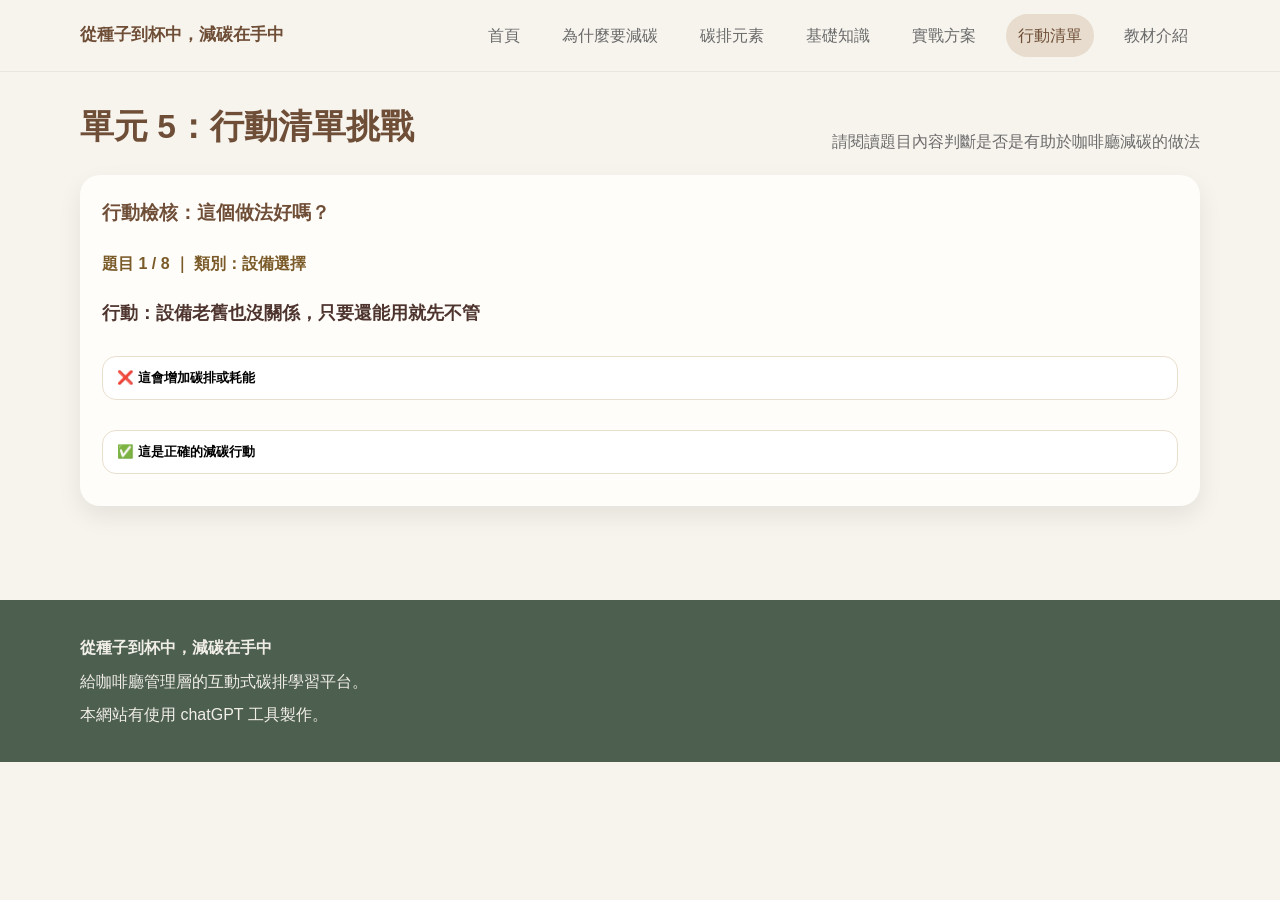
<file: checklist.html>
<!doctype html>
<html lang="zh-Hant">
<head>
  <meta charset="UTF-8"><meta name="viewport" content="width=device-width,initial-scale=1.0">
  <title>行動清單挑戰</title><link rel="stylesheet" href="style.css">
</head>
<body data-page="checklist">

<header>
  <div class="container navbar">
    <a class="brand" href="index.html">從種子到杯中，減碳在手中</a>
    <button class="menu-btn" onclick="toggleMenu()">☰</button>
    <nav class="nav-links" id="navLinks">
      <a href="index.html">首頁</a>
      <a href="why-carbon.html">為什麼要減碳</a>
      <a href="carbon-elements.html">碳排元素</a>
      <a href="carbon-basics.html">基礎知識</a>
      <a href="action-plan.html">實戰方案</a>
      <a href="checklist.html">行動清單</a>
      <a href="about.html">教材介紹</a>
    </nav>
  </div>
</header>

<main class="section">
  <div class="container">
    <div class="section-title reveal">
      <h2>單元 5：行動清單挑戰</h2>
      <p>請閱讀題目內容判斷是否是有助於咖啡廳減碳的做法</p>
    </div>

    <!-- 測驗進行區塊 -->
    <div class="card reveal" id="checklistCard">
      <h3>行動檢核：這個做法好嗎？</h3>
      <div id="checklistQBox"></div>
      <div id="checklistOptions" class="choice-list" style="margin-top: 16px;"></div>
      <div id="checklistFeedback" class="feedback" style="display: none; margin-top: 16px;"></div>
    </div>

    <!-- 結算總結區塊 (初始隱藏) -->
    <div class="card reveal" id="checklistSummaryCard" style="display: none;">
      <h3>📊 經營測驗總結</h3>
      <div id="checklistSummaryContent"></div>
      <button class="btn btn-primary" onclick="initChecklist(true)" style="margin-top: 24px;">重新挑戰</button>
    </div>

    <div class="hero-actions" id="nextLevelAction" style="display: none;">
      <a class="btn btn-secondary" href="about.html">前往教材介紹</a>
    </div>
  </div>
</main>

<footer>
  <div class="container">
    <p><strong>從種子到杯中，減碳在手中</strong></p>
    <p>給咖啡廳管理層的互動式碳排學習平台。</p>
    <p>本網站有使用 chatGPT 工具製作。</p>
  </div>
</footer>
<script src="script.js"></script>

</body>
</html>
</file>
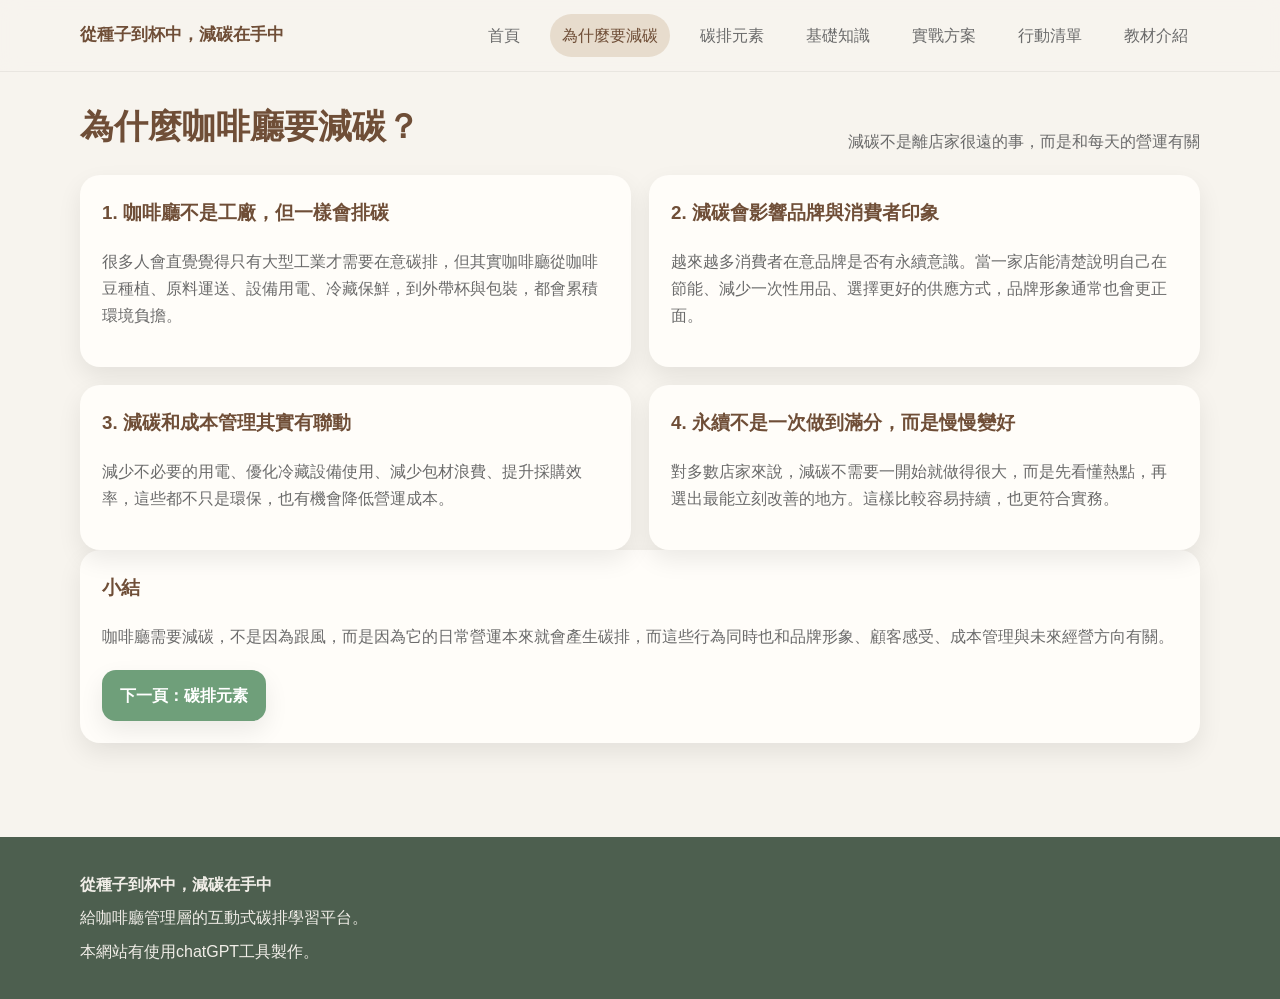
<file: why-carbon.html>
<!doctype html>
<html lang="zh-Hant">
<head>
  <meta charset="UTF-8"><meta name="viewport" content="width=device-width,initial-scale=1.0">
  <title>為什麼咖啡廳要減碳</title><link rel="stylesheet" href="style.css">
</head>
<body data-page="why-carbon">

<header>
  <div class="container navbar">
    <a class="brand" href="index.html">從種子到杯中，減碳在手中</a>
    <button class="menu-btn" onclick="toggleMenu()">☰</button>
    <nav class="nav-links" id="navLinks">
      <a href="index.html">首頁</a>
      <a href="why-carbon.html">為什麼要減碳</a>
      <a href="carbon-elements.html">碳排元素</a>
      <a href="carbon-basics.html">基礎知識</a>
      <a href="action-plan.html">實戰方案</a>
      <a href="checklist.html">行動清單</a>
      <a href="about.html">教材介紹</a>
    </nav>
  </div>
</header>

<main class="section">
  <div class="container">
    <div class="section-title reveal">
      <h2>為什麼咖啡廳要減碳？</h2>
      <p>減碳不是離店家很遠的事，而是和每天的營運有關</p>
    </div>
    <div class="grid-2">
      <div class="card reveal">
        <h3>1. 咖啡廳不是工廠，但一樣會排碳</h3>
        <p>很多人會直覺覺得只有大型工業才需要在意碳排，但其實咖啡廳從咖啡豆種植、原料運送、設備用電、冷藏保鮮，到外帶杯與包裝，都會累積環境負擔。</p>
      </div>
      <div class="card reveal">
        <h3>2. 減碳會影響品牌與消費者印象</h3>
        <p>越來越多消費者在意品牌是否有永續意識。當一家店能清楚說明自己在節能、減少一次性用品、選擇更好的供應方式，品牌形象通常也會更正面。</p>
      </div>
      <div class="card reveal">
        <h3>3. 減碳和成本管理其實有聯動</h3>
        <p>減少不必要的用電、優化冷藏設備使用、減少包材浪費、提升採購效率，這些都不只是環保，也有機會降低營運成本。</p>
      </div>
      <div class="card reveal">
        <h3>4. 永續不是一次做到滿分，而是慢慢變好</h3>
        <p>對多數店家來說，減碳不需要一開始就做得很大，而是先看懂熱點，再選出最能立刻改善的地方。這樣比較容易持續，也更符合實務。</p>
      </div>
    </div>
    <div class="card reveal">
      <h3>小結</h3>
      <p>咖啡廳需要減碳，不是因為跟風，而是因為它的日常營運本來就會產生碳排，而這些行為同時也和品牌形象、顧客感受、成本管理與未來經營方向有關。</p>
      <div class="hero-actions">
        <a class="btn btn-primary" href="carbon-elements.html">下一頁：碳排元素</a>
      </div>
    </div>
  </div>
</main>

<footer>
  <div class="container">
    <p><strong>從種子到杯中，減碳在手中</strong></p>
    <p>給咖啡廳管理層的互動式碳排學習平台。</p>
    <p>本網站有使用chatGPT工具製作。</p>
  </div>
</footer>
<script src="script.js"></script>

</body>
</html>
</file>
<file: style.css>
:root{
  --bg:#f7f4ee;
  --card:#fffdf9;
  --brown:#6f4e37;
  --green:#6f9f7a;
  --green-dark:#4c7457;
  --beige:#e7dccd;
  --accent:#d7a86e;
  --text:#2f2f2f;
  --muted:#6b6b6b;
  --shadow:0 10px 25px rgba(0,0,0,.08);
  --radius:20px;
}
*{box-sizing:border-box}
html{scroll-behavior:smooth}
body{
  margin:0;
  font-family:"Noto Sans TC","PingFang TC","Microsoft JhengHei",sans-serif;
  background:var(--bg);
  color:var(--text);
  line-height:1.7;
}
a{text-decoration:none;color:inherit}
img{max-width:100%}
.container{width:min(1120px,92%);margin:0 auto}
header{
  position:sticky;top:0;z-index:1000;
  background:rgba(247,244,238,.92);
  backdrop-filter: blur(10px);
  border-bottom:1px solid rgba(0,0,0,.06);
}
.navbar{
  display:flex;align-items:center;justify-content:space-between;
  padding:14px 0;gap:20px;
}
.brand{font-weight:800;color:var(--brown);font-size:1.05rem}
.nav-links{display:flex;gap:18px;flex-wrap:wrap}
.nav-links a{
  padding:8px 12px;border-radius:999px;color:var(--muted);transition:.25s;
}
.nav-links a:hover,.nav-links a.active{
  background:var(--beige);color:var(--brown);
}
.menu-btn{display:none}
.hero{
  padding:56px 0 42px;
}
.hero-grid{
  display:grid;grid-template-columns:1.15fr .85fr;gap:28px;align-items:center;
}
.badge{
  display:inline-block;background:#eef5ef;color:var(--green-dark);
  padding:6px 12px;border-radius:999px;font-size:.9rem;font-weight:700;
}
.hero h1{
  font-size:clamp(2rem,4.6vw,3.7rem);
  line-height:1.15;margin:16px 0 14px;color:var(--brown);
}
.hero p{color:var(--muted);font-size:1.05rem}
.hero-actions{display:flex;gap:12px;flex-wrap:wrap;margin-top:20px}
.btn{
  display:inline-flex;align-items:center;justify-content:center;
  padding:12px 18px;border-radius:14px;border:none;cursor:pointer;
  font-weight:700;transition:.25s;box-shadow:var(--shadow)
}
.btn-primary{background:var(--green);color:white}
.btn-primary:hover{transform:translateY(-2px);background:var(--green-dark)}
.btn-secondary{background:white;color:var(--brown)}
.btn-secondary:hover{transform:translateY(-2px);background:#fbf8f1}
.hero-card,.card{
  background:var(--card);border-radius:var(--radius);box-shadow:var(--shadow);
}
.hero-card{padding:22px}
.scene{
  min-height:360px;position:relative;overflow:hidden;
  background:linear-gradient(180deg,#f6ead8,#f1ddc2 50%,#ead0ae 100%);
}
.scene .wall{
  position:absolute;inset:0 0 28% 0;background:linear-gradient(180deg,#fbf7ef,#f1e9dc);
}
.scene .floor{
  position:absolute;left:0;right:0;bottom:0;height:28%;
  background:repeating-linear-gradient(90deg,#c99e6f 0,#c99e6f 60px,#bc8e5f 60px,#bc8e5f 120px);
}
.scene .sign{
  position:absolute;
  top:34px;
  left:58%;
  transform:translateX(-50%);
  background:#fff8ea;
  padding:14px 26px;
  border-radius:18px;
  box-shadow:var(--shadow);
  font-weight:800;
  color:var(--brown);
}
.obj{
  position:absolute;border-radius:18px;box-shadow:var(--shadow)
}
.counter{left:8%;bottom:25%;width:54%;height:26%;background:#a76e4a}
.machine{right:19%;bottom:42%;width:20%;height:18%;background:#5e5e5e}
.fridge{right:6%;bottom:25%;width:12%;height:35%;background:#c9e8ef}
.cups{left:14%;bottom:48%;width:13%;height:10%;background:#f6f0ea}
.plant{left:74%;bottom:25%;width:10%;height:18%;background:#7ea57c}
.light{top:100px;left:18%;width:10%;height:8%;background:#ffe69a}
.light.two{left:70%}
.section{padding:26px 0 54px}
.section-title{
  display:flex;justify-content:space-between;align-items:end;gap:12px;flex-wrap:wrap;
  margin-bottom:20px;
}
.section-title h2{margin:0;color:var(--brown);font-size:clamp(1.4rem,3vw,2.1rem)}
.section-title p{margin:0;color:var(--muted)}
.grid-3{display:grid;grid-template-columns:repeat(3,1fr);gap:18px}
.grid-2{display:grid;grid-template-columns:repeat(2,1fr);gap:18px}
.card{padding:22px}
.card h3{margin-top:0;color:var(--brown)}
.card p,.card li{color:var(--muted)}
.icon-bubble{
  width:48px;height:48px;border-radius:14px;background:#eef5ef;
  display:grid;place-items:center;font-size:1.4rem;margin-bottom:12px
}
.progress-wrap{
  background:#eee3d5;border-radius:999px;height:14px;overflow:hidden
}
.progress-bar{
  height:100%;width:0%;background:linear-gradient(90deg,var(--green),#90b98f);
  transition:width .35s ease
}
.small-note{font-size:.95rem;color:var(--muted)}
.question-box{
  background:#fff;border:2px dashed #d9c7b3;border-radius:20px;padding:18px;margin-top:18px
}
.choice-list{display:grid;gap:10px;margin-top:14px}
.choice-btn{
  width:100%;text-align:left;padding:14px 16px;border-radius:14px;border:1px solid #e9dfd3;
  background:#fff;cursor:pointer;transition:.2s;font-weight:700;color:#4a4039
}
.choice-btn:hover{background:#f9f6ef;transform:translateY(-1px)}
.feedback{
  margin-top:14px;padding:14px 16px;border-radius:14px;display:none
}
.feedback.show{display:block}
.feedback.ok{background:#eef8ef;color:#30553b}
.feedback.bad{background:#fff2ef;color:#8a4334}
.module-link{
  display:flex;justify-content:space-between;align-items:center;gap:10px
}
.checklist{display:grid;gap:12px}
.check-item{
  display:flex;gap:12px;align-items:flex-start;padding:14px;border:1px solid #eadfce;
  border-radius:16px;background:#fff
}
.check-item input{margin-top:5px;transform:scale(1.2)}
.summary-box{
  background:#eef5ef;border:1px solid #cfe0d3;border-radius:18px;padding:18px
}
.scene-game{
  position:relative;background:linear-gradient(180deg,#fbf5ea,#f0e1ca);
  min-height:480px;border-radius:22px;overflow:hidden
}
.game-item{
  position:absolute;border:3px solid transparent;border-radius:16px;cursor:pointer;
  transition:.2s;
}
.game-item:hover{border-color:#ffcf7d;transform:scale(1.02)}
.game-item.found{border-color:#7aad83;background:rgba(122,173,131,.18)}
.game-panel{
  display:grid;grid-template-columns:1.2fr .8fr;gap:18px
}
.info-box{
  padding:18px;border-radius:18px;background:#fff;border:1px solid #ebdfd1
}
.draggable-list,.dropzones{display:grid;gap:12px}
.draggable{
  background:#fff;border:1px solid #eadfce;border-radius:14px;padding:12px;
  cursor:grab;font-weight:700
}
.dropzone{
  min-height:78px;background:#fffaf4;border:2px dashed #d8c6ad;border-radius:16px;
  padding:12px
}
.dropzone.over{background:#eef8ef;border-color:#8cb792}
.dropzone h4{margin:0 0 8px;color:var(--brown)}
.quiz-option{
  display:block;width:100%;padding:12px 14px;margin:10px 0;border-radius:14px;
  border:1px solid #eadfce;background:#fff;cursor:pointer;text-align:left;font-weight:700
}
.quiz-option:hover{background:#f9f5ef}
.score-chip{
  display:inline-block;padding:8px 12px;background:#fff;border-radius:999px;
  border:1px solid #eadfce;font-weight:700
}
footer{
  margin-top:40px;background:#4d5f4f;color:#f5f5f5;padding:28px 0
}
footer p{margin:6px 0;color:#f1eee8}
.reveal{opacity:0;transform:translateY(18px);transition:.5s}
.reveal.show{opacity:1;transform:none}
@media (max-width: 920px){
  .hero-grid,.grid-3,.grid-2,.game-panel{grid-template-columns:1fr}
  .nav-links{display:none}
  .nav-links.open{
    display:flex;position:absolute;top:68px;left:4%;right:4%;background:#fff;
    padding:14px;border-radius:18px;box-shadow:var(--shadow);flex-direction:column
  }
  .menu-btn{display:block;background:#fff;border:1px solid #e8ddcf;padding:10px 12px;border-radius:12px}
}
.scene-game{
  position:relative;
  background:linear-gradient(180deg,#fbf5ea,#f0e1ca);
  min-height:480px;
  border-radius:22px;
  overflow:hidden;
}

.scene-game .wall,
.scene-game .floor,
.scene-game .sign,
.scene-game .obj{
  pointer-events:none;
}

.scene-game .wall{
  position:absolute;
  inset:0 0 28% 0;
  background:linear-gradient(180deg,#fbf7ef,#f1e9dc);
  z-index:1;
}

.scene-game .floor{
  position:absolute;
  left:0;
  right:0;
  bottom:0;
  height:28%;
  background:repeating-linear-gradient(90deg,#c99e6f 0,#c99e6f 60px,#bc8e5f 60px,#bc8e5f 120px);
  z-index:1;
}

.scene-game .sign{
  position:absolute;
  top:34px;
  left:58%;
  transform:translateX(-50%);
  background:#fff8ea;
  padding:14px 26px;
  border-radius:18px;
  box-shadow:var(--shadow);
  font-weight:800;
  color:var(--brown);
  z-index:3;
}

.scene-game .obj{
  position:absolute;
  border-radius:18px;
  box-shadow:var(--shadow);
  z-index:2;
  text-align:center;
}

.game-item{
  position:absolute;
  border:3px solid transparent;
  border-radius:16px;
  cursor:pointer;
  transition:.2s;
  z-index:10;
}

.game-item:hover{
  border-color:#ffcf7d;
  transform:scale(1.02);
}

.game-item.found{
  border-color:#7aad83;
  background:rgba(122,173,131,.18);
}
</file>
